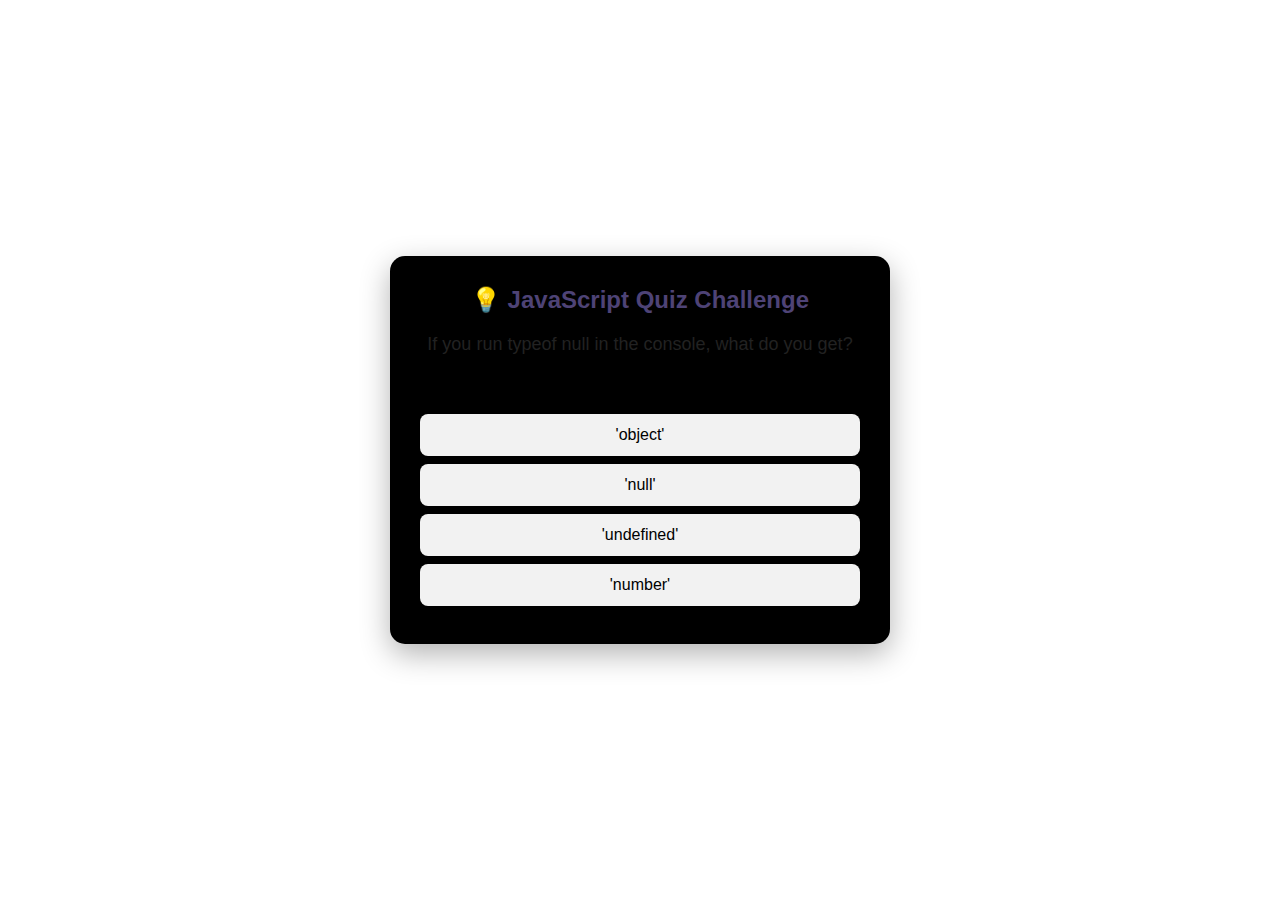
<file: index.html>
<!DOCTYPE html>
<html lang="en">
<head>
<meta charset="UTF-8" />
<meta name="viewport" content="width=device-width, initial-scale=1.0" />
<title>JavaScript Quiz App</title>
<style>
  * {
    margin: 0;
    padding: 0;
    box-sizing: border-box;
    font-family: "Poppins", sans-serif;
  }

  body {
    background: linear-gradient(135deg, #ffffff, #ffffff);
    min-height: 100vh;
    display: flex;
    align-items: center;
    justify-content: center;
    color: #ffffff;
  }

  .container {
    background: #000000;
    color: #222;
    width: 90%;
    max-width: 500px;
    padding: 30px;
    border-radius: 15px;
    box-shadow: 0 10px 30px rgba(0, 0, 0, 0.3);
    text-align: center;
    animation: fadeIn 1s ease-in-out;
  }

  @keyframes fadeIn {
    from {
      opacity: 0;
      transform: translateY(40px);
    }
    to {
      opacity: 1;
      transform: translateY(0);
    }
  }

  h1 {
    font-size: 24px;
    color: #4e4376;
    margin-bottom: 20px;
  }

  .question {
    font-size: 18px;
    color: #222;
    margin-bottom: 20px;
    min-height: 60px;
  }

  .options button {
    display: block;
    width: 100%;
    background: #f2f2f2;
    border: none;
    border-radius: 8px;
    margin: 8px 0;
    padding: 12px;
    font-size: 16px;
    cursor: pointer;
    transition: 0.3s;
  }

  .options button:hover {
    background: #4e4376;
    color: #fff;
    transform: scale(1.05);
  }

  .next-btn {
    background: #2b5876;
    color: #fff;
    padding: 12px 25px;
    border: none;
    border-radius: 8px;
    cursor: pointer;
    margin-top: 20px;
    font-size: 16px;
    display: none;
  }

  .next-btn:hover {
    background: #1e3c72;
  }

  .score-section {
    display: none;
  }

  .score-section h2 {
    font-size: 22px;
    margin-bottom: 15px;
  }

  .score {
    font-size: 20px;
    color: #2b5876;
    font-weight: bold;
  }

  .restart-btn {
    background: #4e4376;
    border: none;
    padding: 12px 20px;
    border-radius: 8px;
    color: white;
    cursor: pointer;
    font-size: 16px;
  }

  .restart-btn:hover {
    background: #2b5876;
  }
</style>
</head>
<body>

  <div class="container">
    <h1>💡 JavaScript Quiz Challenge</h1>
    <div class="quiz">
      <div class="question"></div>
      <div class="options"></div>
      <button class="next-btn">Next ➡</button>
    </div>
    <div class="score-section">
      <h2>🎉 Quiz Completed!</h2>
      <p class="score"></p>
      <button class="restart-btn">Restart 🔁</button>
    </div>
  </div>

<script>
const questions = [
  {
    question: "If you run typeof null in the console, what do you get?",
    options: ["'object'", "'null'", "'undefined'", "'number'"],
    answer: "'object'"
  },
  {
    question: "Inside an object method, what does the keyword this usually refer to?",
    options: [
      "The object that owns the method",
      "The global object",
      "The function itself",
      "It’s always undefined"
    ],
    answer: "The object that owns the method"
  },
  {
    question: "What’s a closure in JavaScript?",
    options: [
      "A function that remembers the variables from where it was created",
      "A function that runs automatically",
      "A method that closes a variable",
      "An object that holds private data"
    ],
    answer: "A function that remembers the variables from where it was created"
  },
  {
    question: "What happens when you check 0.1 + 0.2 === 0.3?",
    options: ["true", "false", "undefined", "It throws an error"],
    answer: "false"
  },
  {
    question: "You have this code:\n\nconst obj = { a: 1 };\nconst copy = obj;\ncopy.a = 5;\nconsole.log(obj.a);\n\nWhat’s logged?",
    options: ["1", "5", "undefined", "Error"],
    answer: "5"
  },
  {
    question: "What will typeof NaN return?",
    options: ["'NaN'", "'number'", "'undefined'", "'object'"],
    answer: "'number'"
  },
  {
    question: "Which of the following is true about JavaScript Promises?",
    options: [
      "A Promise can only be resolved or rejected once",
      "A Promise runs synchronously",
      "A Promise must always reject",
      "A Promise can resolve multiple times"
    ],
    answer: "A Promise can only be resolved or rejected once"
  },
  {
    question: "What is 'event bubbling' in the DOM?",
    options: [
      "When an event moves up from the target element to its parents",
      "When an event moves down from a parent to children",
      "A fancy name for async functions",
      "When an event is cancelled"
    ],
    answer: "When an event moves up from the target element to its parents"
  },
  {
    question: "What does this print?\n\nconsole.log([1, 2, 3] + [4, 5, 6]);",
    options: ["'1,2,34,5,6'", "'1,2,3,4,5,6'", "NaN", "An error"],
    answer: "'1,2,34,5,6'"
  },
  {
    question: "What does destructuring in JavaScript allow you to do?",
    options: [
      "Easily extract values from arrays or objects into variables",
      "Merge two arrays together",
      "Copy all object properties to another object",
      "Delete variables faster"
    ],
    answer: "Easily extract values from arrays or objects into variables"
  }
];

const questionElement = document.querySelector(".question");
const optionsContainer = document.querySelector(".options");
const nextBtn = document.querySelector(".next-btn");
const scoreSection = document.querySelector(".score-section");
const scoreText = document.querySelector(".score");
const restartBtn = document.querySelector(".restart-btn");

let currentQuestionIndex = 0;
let score = 0;

function startQuiz() {
  currentQuestionIndex = 0;
  score = 0;
  scoreSection.style.display = "none";
  document.querySelector(".quiz").style.display = "block";
  showQuestion();
}

function showQuestion() {
  const currentQuestion = questions[currentQuestionIndex];
  questionElement.textContent = currentQuestion.question;
  optionsContainer.innerHTML = "";

  currentQuestion.options.forEach(option => {
    const button = document.createElement("button");
    button.textContent = option;
    button.addEventListener("click", () => selectAnswer(button, currentQuestion.answer));
    optionsContainer.appendChild(button);
  });

  nextBtn.style.display = "none";
}

function selectAnswer(selectedBtn, correctAnswer) {
  const allButtons = document.querySelectorAll(".options button");
  allButtons.forEach(btn => {
    btn.disabled = true;
    if (btn.textContent === correctAnswer) {
      btn.style.backgroundColor = "#4CAF50";
      btn.style.color = "#fff";
    } else if (btn === selectedBtn) {
      btn.style.backgroundColor = "#ff4d4d";
      btn.style.color = "#fff";
    }
  });

  if (selectedBtn.textContent === correctAnswer) score++;
  nextBtn.style.display = "inline-block";
}

nextBtn.addEventListener("click", () => {
  currentQuestionIndex++;
  if (currentQuestionIndex < questions.length) {
    showQuestion();
  } else {
    showScore();
  }
});



restartBtn.addEventListener("click", startQuiz);

startQuiz();
</script>

</body>
</html>
</file>
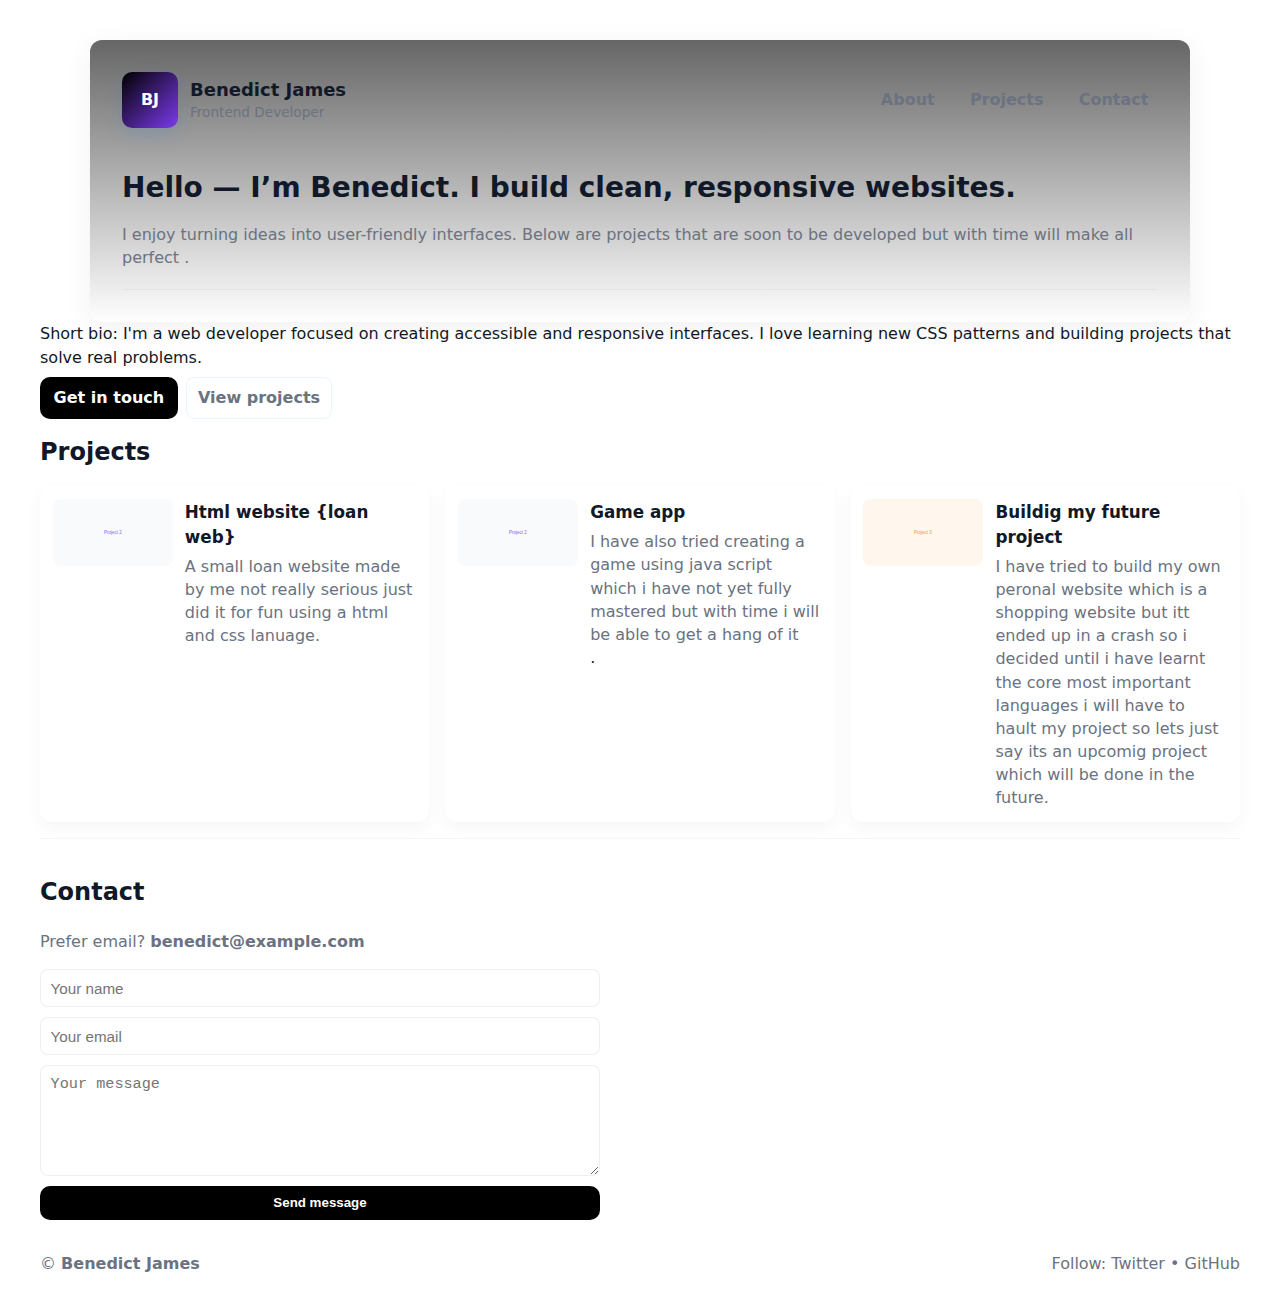
<file: mytask4.html>
<!doctype html>
<html lang="en">
<head>
  <meta charset="utf-8" />
<meta name="viewport" content="width=device-width, initial-scale=1" />
  <title>Responsive Personal Portfolio</title>
  <style>
    :root{
      --bg:#ffffff;
      --card:#ffffff;
      --accent: #000000;
      --muted:#6b7280;
      --radius:20px;
      --pad:1rem;
      font-family: Inter, ui-sans-serif, system-ui, -apple-system, "Segoe UI", Roboto, "Helvetica Neue", Arial;
    }
    *{box-sizing:border-box}
    html,body{height:100%}
    body{
      margin:0;
      background:var(--bg);
      color:#111827;
      -webkit-font-smoothing:antialiased;
      -moz-osx-font-smoothing:grayscale;
      line-height:1.45;
      padding:2rem 1rem;
    }

    /* CONTAINER */
    .site{
      max-width:1100px;
      margin:0 auto;
      background:linear-gradient(180deg, rgba(0, 0, 0, 0.6), rgba(255,255,255,0.9));
      padding:1.25rem;
      border-radius:12px;
      box-shadow:0 6px 30px rgba(0, 0, 0, 0.06);
    }

    /* HEADER / NAV */
    header{
      display:flex;
      align-items:center;
      justify-content:space-between;
      gap:1rem;
      margin-bottom:1.25rem;
    }
    .brand{
      display:flex;align-items:center;gap:.75rem;
    }
    .logo{
      width:48px;height:48px;border-radius:10px;background:linear-gradient(135deg,var(--accent),#7c3aed);display:flex;align-items:center;justify-content:center;color:white;font-weight:700;box-shadow:0 6px 18px rgba(11,116,255,0.12);
    }
    .site-title{font-size:1.125rem;font-weight:700}
    nav{
      display:flex;align-items:center;gap:1rem;
    }
    nav a{ text-decoration:none;color:var(--muted); font-weight:600; padding:.45rem .6rem; border-radius:8px; }
    nav a:hover{color:var(--accent); background:rgba(255, 255, 255, 0.06)}

    /* Hamburger for small screens */
    .hamburger{display:none;background:none;border:0;padding:.35rem;cursor:pointer}
    .hamburger .bar{display:block;width:22px;height:2px;background:var(--muted);margin:4px 0;border-radius:2px}

    /* HERO / ABOUT */
    .hero{display:flex;flex-direction:column;gap:1rem;padding:1rem 0;border-bottom:1px solid rgba(15,23,42,0.04);}
    .hero-inner{display:flex;flex-direction:column;gap:.9rem}
    .hero h1{margin:0;font-size:1.5rem}
    .hero p{margin:0;color:var(--muted)}
    .about{
      display:flex;flex-direction:row;gap:1rem;align-items:center;margin-top:.6rem;
    }
    .about .photo{flex:0 0 96px;border-radius:10px;overflow:hidden;background:linear-gradient(135deg,#e6eefc,#fff);}
    .about img{display:block;width:100%;height:100%;object-fit:cover}

    /* PROJECTS */
    .projects{padding:1rem 0}
    .projects h2{margin:0 0 1rem 0}
    .project-grid{display:flex;flex-direction:column;gap:1rem}
    .card{
      background:var(--card);
      border-radius:12px;
      padding:0.8rem;
      box-shadow:0 6px 18px rgba(2,6,23,0.04);
      display:flex;gap:0.75rem;align-items:flex-start;
      transition:transform .22s ease, box-shadow .22s ease;
    }
    .card:hover{transform:translateY(-6px);box-shadow:0 12px 36px rgba(2,6,23,0.08)}
    .card .thumb{flex:0 0 120px;border-radius:8px;overflow:hidden}
    .card .thumb img{display:block;width:100%;height:100%;object-fit:cover}
    .card .meta{flex:1}
    .card h3{margin:.1rem 0 .35rem 0;font-size:1.05rem}
    .card p{margin:0;color:var(--muted)}

    /* CONTACT */
    .contact{padding:1rem 0;border-top:1px solid rgba(15,23,42,0.04);}
    .contact form{display:flex;flex-direction:column;gap:.6rem;max-width:560px}
    .contact input,.contact textarea{padding:.6rem;border-radius:8px;border:1px solid rgba(15,23,42,0.07);font-size:.95rem}
    .btn{display:inline-block;padding:.6rem .85rem;border-radius:10px;background:var(--accent);color:white;text-decoration:none;border:0;cursor:pointer;font-weight:700}

    footer{padding:1rem 0;color:var(--muted);display:flex;justify-content:space-between;align-items:center;gap:1rem}

    /* RESPONSIVE RULES */
    @media(min-width:640px){
      body{padding:2.5rem}
      .hero{padding:1.25rem 0}
      .hero h1{font-size:1.75rem}
    }
    @media(min-width:780px){
      .hamburger{display:none}
      nav{display:flex}
      .about{gap:1.25rem}
      .project-grid{flex-direction:row}
      .project-grid .card{flex:1}
    }
    @media(max-width:779px){
      /* small screens: show hamburger, hide nav links until open */
      .hamburger{display:block}
      nav{position:fixed;right:1rem;top:68px;background:rgba(255,255,255,0.98);box-shadow:0 10px 40px rgba(2,6,23,0.08);border-radius:12px;padding:.6rem;display:none;flex-direction:column}
      nav.open{display:flex}
      nav a{padding:.6rem 1rem}
      .site{padding:1rem}
      .card{flex-direction:column}
      .card .thumb{width:100%;height:160px}
      .about{flex-direction:row;align-items:center}
    }

    /* larger screens */
    @media(min-width:1024px){
      .site{padding:2rem}
      .logo{width:56px;height:56px}
    }

    /* Utility */
    .muted{color:var(--muted)}
    .flex{display:flex;gap:.5rem;align-items:center}
  </style>
</head>
<body>
  <div class="site">
    <header>
      <div class="brand">
        <div class="logo">BJ</div>
        <div>
          <div class="site-title">Benedict James</div>
          <div class="muted" style="font-size:.85rem">Frontend Developer</div>
        </div>
      </div>

      <button class="hamburger" aria-label="Toggle menu" aria-expanded="false" id="hambtn">
        <span class="bar"></span>
        <span class="bar"></span>
        <span class="bar"></span>
      </button>

      <nav id="mainnav" aria-label="Main navigation">
        <a href="#about">About</a>
        <a href="#project">Projects</a>
        <a href="#contact">Contact</a>
      </nav>
    </header>

    <main>
      <section class="hero" id="about">
        <div class="hero-inner">
          <h1>Hello — I’m Benedict. I build clean, responsive websites.</h1>
          <p class="muted">I enjoy turning ideas into user-friendly interfaces. Below are projects that are soon to be developed but with time will make all perfect .</p>
        </div>

        
          </div>
          <div>
            <p style="margin:0 0 .5rem 0;">Short bio: I'm a web developer focused on creating accessible and responsive interfaces. I love learning new CSS patterns and building projects that solve real problems.</p>
            <div class="flex">
              <a class="btn" href="#contact">Get in touch</a>
              <a href="#projects" style="text-decoration:none;padding:.5rem .7rem;border-radius:8px;background:transparent;border:1px solid rgba(11,116,255,0.08);font-weight:700;color:var(--muted)">View projects</a>
            </div>
          </div>
        </div>
      </section>

      <section class="projects" id="projects">
        <h2>Projects</h2>
        <div class="project-grid">

          <article class="card">
            <div class="thumb">
              <img src="data:image/svg+xml;utf8,<svg xmlns='http://www.w3.org/2000/svg' width='640' height='360'><rect width='100%25' height='100%25' fill='%23f8fafc'/><text x='50%25' y='50%25' dominant-baseline='middle' text-anchor='middle' font-family='Arial' font-size='24' fill='%238b5cf6'>Project 2</text></svg>" alt="Project 1 ">
            </div>
            <div class="meta">
              <h3>Html website {loan web} </h3>
              <p class="muted"> A small loan website made by me not really serious just did it for fun using a html and css lanuage.</p> 
            </div>
          </article>

          <article class="card">
            <div class="thumb">
              <img src="data:image/svg+xml;utf8,<svg xmlns='http://www.w3.org/2000/svg' width='640' height='360'><rect width='100%25' height='100%25' fill='%23f8fafc'/><text x='50%25' y='50%25' dominant-baseline='middle' text-anchor='middle' font-family='Arial' font-size='24' fill='%238b5cf6'>Project 2</text></svg>" alt="Project 2 ">
            </div>
            <div class="meta">
              <h3>Game app </h3>
              <p class="muted"> I have also tried creating a game using java script which i have not yet fully mastered but with time i will be able to get a hang of it </p>.
            </div>
          </article>

          <article class="card">
            <div class="thumb">
              <img src="data:image/svg+xml;utf8,<svg xmlns='http://www.w3.org/2000/svg' width='640' height='360'><rect width='100%25' height='100%25' fill='%23fff7ed'/><text x='50%25' y='50%25' dominant-baseline='middle' text-anchor='middle' font-family='Arial' font-size='24' fill='%23fb923c'>Project 3</text></svg>" alt="Project 3 screenshot">
            </div>
            <div class="meta">
              <h3>Buildig my future project</h3>
              <p class="muted">I have tried to build my own peronal website which is a shopping website but itt ended up in a crash so i decided until i have learnt the core most important languages i will have to hault my project so lets just say its an upcomig project which will be done in the future.</p>
            </div>
          </article>

        </div>
      </section>

      <section class="contact" id="contact">
        <h2>Contact</h2>
        <p class="muted">Prefer email? <strong>benedict@example.com</strong></p>

        <form onsubmit="event.preventDefault(); alert('This form demo does not send email. Replace with your backend or an email service.');">
          <input type="text" name="name" placeholder="Your name" required>
          <input type="email" name="email" placeholder="Your email" required>
          <textarea name="message" placeholder="Your message" rows="5" required></textarea>
          <button class="btn" type="submit">Send message</button>
        </form>
      </section>
    </main>

    <footer>
      <div>© <strong>Benedict James</strong></div>
      <div class="muted">Follow: <a href="#" style="text-decoration:none;color:var(--muted);">Twitter</a> • <a href="#" style="text-decoration:none;color:var(--muted);">GitHub</a></div>
    </footer>
  </div>

  <script>
    // Simple hamburger toggle for small screens
    const btn = document.getElementById('hambtn');
    const nav = document.getElementById('mainnav');
    btn.addEventListener('click', ()=>{
      const isOpen = nav.classList.toggle('open');
      btn.setAttribute('aria-expanded', isOpen);
    });

    // Close nav when clicking a link (mobile)
    nav.querySelectorAll('a').forEach(a=> a.addEventListener('click', ()=>{
      nav.classList.remove('open');
      btn.setAttribute('aria-expanded', false);
    }));
  </script>
</body>
</html>
</file>
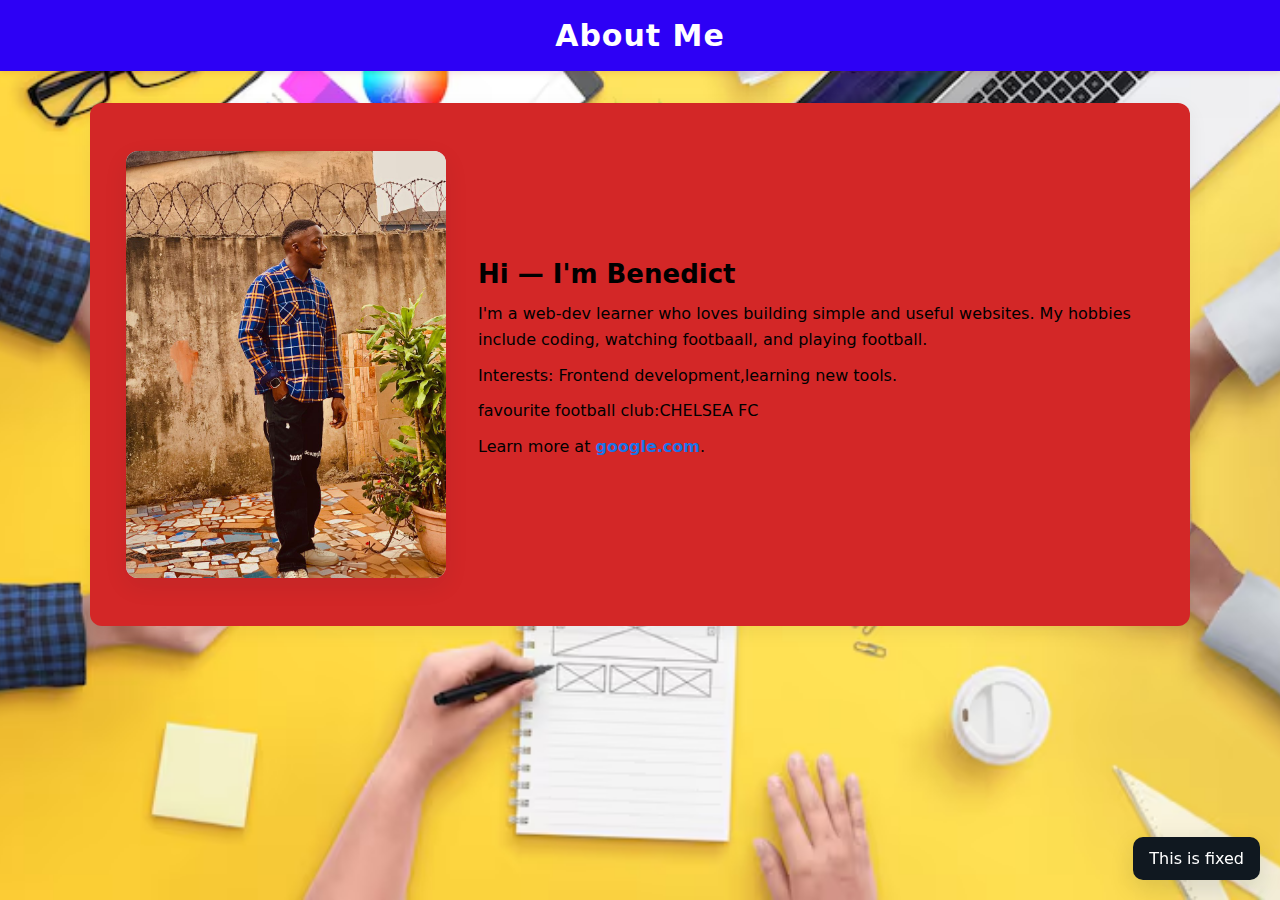
<file: task3.html>
<!DOCTYPE html>
<html lang="en">
<head>
<meta charset="utf-8" />
<meta name="viewport" content="width=device-width, initial-scale=1" />
<title>About Me — Week 3 Task</title>
<link rel="stylesheet" href="task3.css" />
</head>
<body>
<!-- Navbar -->
<header class="navbar">
<h1>About Me</h1>
</header>


<!-- Hero section -->
<main class="hero">
<img src="mypic.jpg" alt="My profile" class="hero__image" />


<div class="hero__text">
<h2>Hi — I'm Benedict</h2>
<p>
I'm a web-dev learner who loves building simple and useful websites. My hobbies
include coding, watching footbaall, and playing football.
</p>
<p>
Interests: Frontend development,learning new tools.
</p>
<p>
favourite football club:CHELSEA FC
</p>
<p>
Learn more at <a href="https://www.google.com" target="_blank" rel="noopener noreferrer">google.com</a>.
</p>
</div>
</main>


<!-- Fixed box -->
<div class="fixed-box">This is fixed</div>


</body>
</html>
</file>
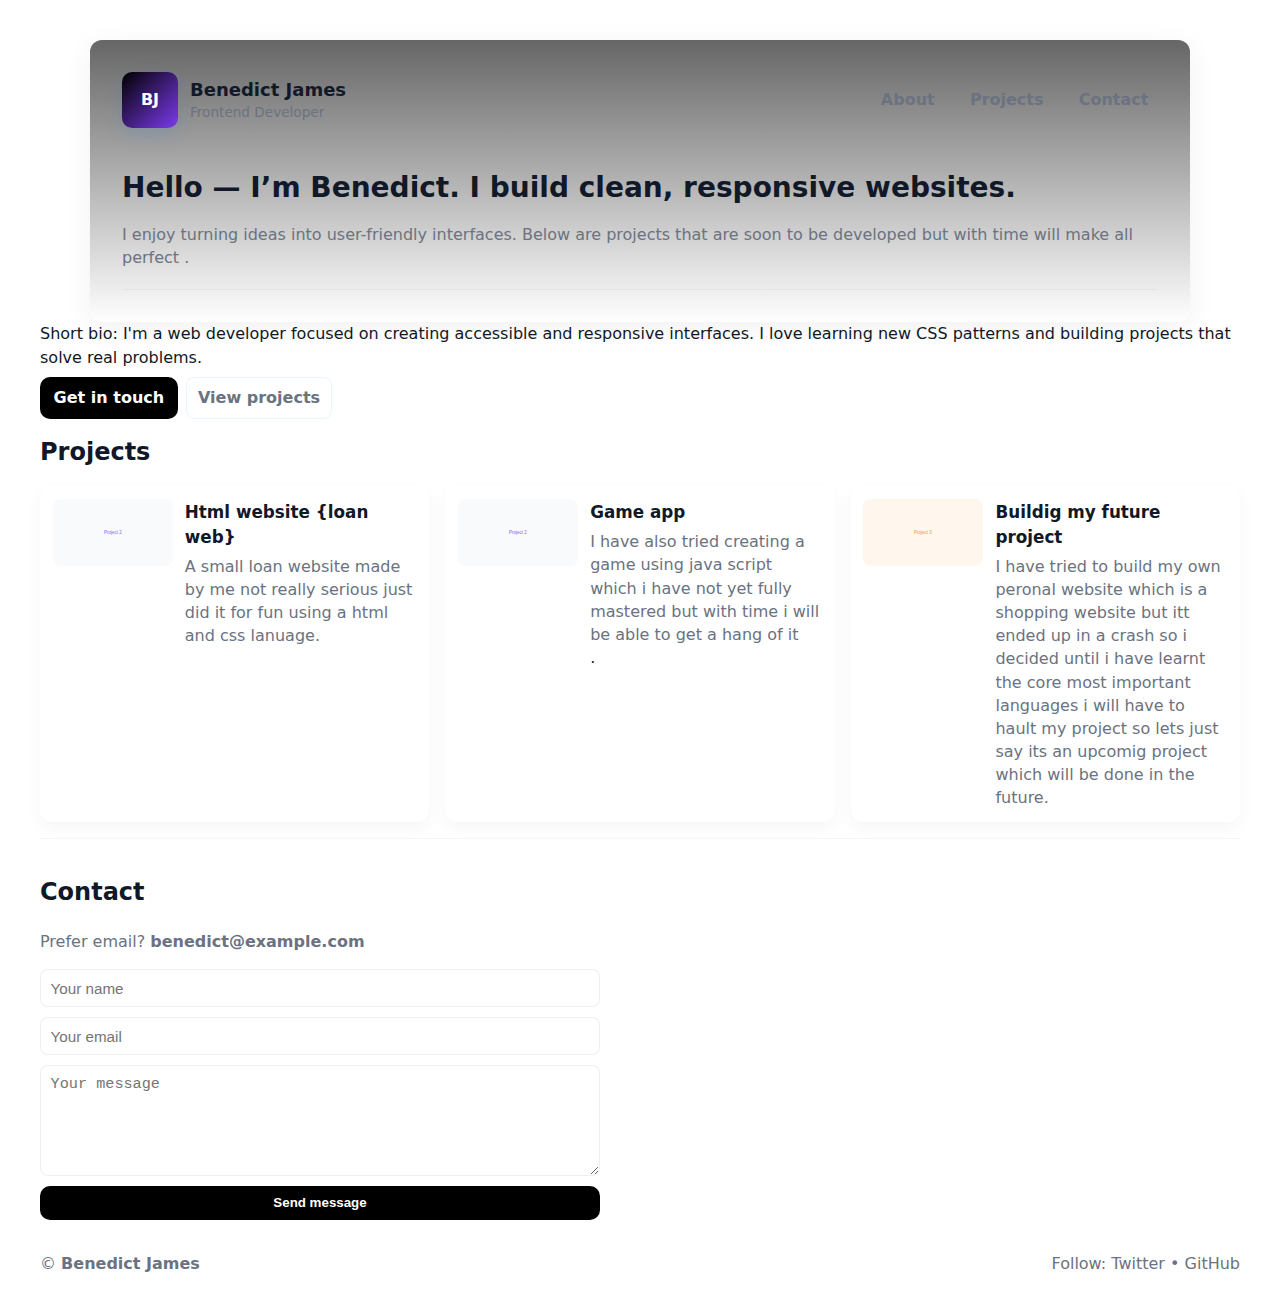
<file: task4/task4.html>
<!doctype html>
<html lang="en">
<head>
  <meta charset="utf-8" />
<meta name="viewport" content="width=device-width, initial-scale=1" />
  <title>Responsive Personal Portfolio</title>
  <style>
    :root{
      --bg:#ffffff;
      --card:#ffffff;
      --accent: #000000;
      --muted:#6b7280;
      --radius:20px;
      --pad:1rem;
      font-family: Inter, ui-sans-serif, system-ui, -apple-system, "Segoe UI", Roboto, "Helvetica Neue", Arial;
    }
    *{box-sizing:border-box}
    html,body{height:100%}
    body{
      margin:0;
      background:var(--bg);
      color:#111827;
      -webkit-font-smoothing:antialiased;
      -moz-osx-font-smoothing:grayscale;
      line-height:1.45;
      padding:2rem 1rem;
    }

    /* CONTAINER */
    .site{
      max-width:1100px;
      margin:0 auto;
      background:linear-gradient(180deg, rgba(0, 0, 0, 0.6), rgba(255,255,255,0.9));
      padding:1.25rem;
      border-radius:12px;
      box-shadow:0 6px 30px rgba(0, 0, 0, 0.06);
    }

    /* HEADER / NAV */
    header{
      display:flex;
      align-items:center;
      justify-content:space-between;
      gap:1rem;
      margin-bottom:1.25rem;
    }
    .brand{
      display:flex;align-items:center;gap:.75rem;
    }
    .logo{
      width:48px;height:48px;border-radius:10px;background:linear-gradient(135deg,var(--accent),#7c3aed);display:flex;align-items:center;justify-content:center;color:white;font-weight:700;box-shadow:0 6px 18px rgba(11,116,255,0.12);
    }
    .site-title{font-size:1.125rem;font-weight:700}
    nav{
      display:flex;align-items:center;gap:1rem;
    }
    nav a{ text-decoration:none;color:var(--muted); font-weight:600; padding:.45rem .6rem; border-radius:8px; }
    nav a:hover{color:var(--accent); background:rgba(255, 255, 255, 0.06)}

    /* Hamburger for small screens */
    .hamburger{display:none;background:none;border:0;padding:.35rem;cursor:pointer}
    .hamburger .bar{display:block;width:22px;height:2px;background:var(--muted);margin:4px 0;border-radius:2px}

    /* HERO / ABOUT */
    .hero{display:flex;flex-direction:column;gap:1rem;padding:1rem 0;border-bottom:1px solid rgba(15,23,42,0.04);}
    .hero-inner{display:flex;flex-direction:column;gap:.9rem}
    .hero h1{margin:0;font-size:1.5rem}
    .hero p{margin:0;color:var(--muted)}
    .about{
      display:flex;flex-direction:row;gap:1rem;align-items:center;margin-top:.6rem;
    }
    .about .photo{flex:0 0 96px;border-radius:10px;overflow:hidden;background:linear-gradient(135deg,#e6eefc,#fff);}
    .about img{display:block;width:100%;height:100%;object-fit:cover}

    /* PROJECTS */
    .projects{padding:1rem 0}
    .projects h2{margin:0 0 1rem 0}
    .project-grid{display:flex;flex-direction:column;gap:1rem}
    .card{
      background:var(--card);
      border-radius:12px;
      padding:0.8rem;
      box-shadow:0 6px 18px rgba(2,6,23,0.04);
      display:flex;gap:0.75rem;align-items:flex-start;
      transition:transform .22s ease, box-shadow .22s ease;
    }
    .card:hover{transform:translateY(-6px);box-shadow:0 12px 36px rgba(2,6,23,0.08)}
    .card .thumb{flex:0 0 120px;border-radius:8px;overflow:hidden}
    .card .thumb img{display:block;width:100%;height:100%;object-fit:cover}
    .card .meta{flex:1}
    .card h3{margin:.1rem 0 .35rem 0;font-size:1.05rem}
    .card p{margin:0;color:var(--muted)}

    /* CONTACT */
    .contact{padding:1rem 0;border-top:1px solid rgba(15,23,42,0.04);}
    .contact form{display:flex;flex-direction:column;gap:.6rem;max-width:560px}
    .contact input,.contact textarea{padding:.6rem;border-radius:8px;border:1px solid rgba(15,23,42,0.07);font-size:.95rem}
    .btn{display:inline-block;padding:.6rem .85rem;border-radius:10px;background:var(--accent);color:white;text-decoration:none;border:0;cursor:pointer;font-weight:700}

    footer{padding:1rem 0;color:var(--muted);display:flex;justify-content:space-between;align-items:center;gap:1rem}

    /* RESPONSIVE RULES */
    @media(min-width:640px){
      body{padding:2.5rem}
      .hero{padding:1.25rem 0}
      .hero h1{font-size:1.75rem}
    }
    @media(min-width:780px){
      .hamburger{display:none}
      nav{display:flex}
      .about{gap:1.25rem}
      .project-grid{flex-direction:row}
      .project-grid .card{flex:1}
    }
    @media(max-width:779px){
      /* small screens: show hamburger, hide nav links until open */
      .hamburger{display:block}
      nav{position:fixed;right:1rem;top:68px;background:rgba(255,255,255,0.98);box-shadow:0 10px 40px rgba(2,6,23,0.08);border-radius:12px;padding:.6rem;display:none;flex-direction:column}
      nav.open{display:flex}
      nav a{padding:.6rem 1rem}
      .site{padding:1rem}
      .card{flex-direction:column}
      .card .thumb{width:100%;height:160px}
      .about{flex-direction:row;align-items:center}
    }

    /* larger screens */
    @media(min-width:1024px){
      .site{padding:2rem}
      .logo{width:56px;height:56px}
    }

    /* Utility */
    .muted{color:var(--muted)}
    .flex{display:flex;gap:.5rem;align-items:center}
  </style>
</head>
<body>
  <div class="site">
    <header>
      <div class="brand">
        <div class="logo">BJ</div>
        <div>
          <div class="site-title">Benedict James</div>
          <div class="muted" style="font-size:.85rem">Frontend Developer</div>
        </div>
      </div>

      <button class="hamburger" aria-label="Toggle menu" aria-expanded="false" id="hambtn">
        <span class="bar"></span>
        <span class="bar"></span>
        <span class="bar"></span>
      </button>

      <nav id="mainnav" aria-label="Main navigation">
        <a href="#about">About</a>
        <a href="#projects">Projects</a>
        <a href="#contact">Contact</a>
      </nav>
    </header>

    <main>
      <section class="hero" id="about">
        <div class="hero-inner">
          <h1>Hello — I’m Benedict. I build clean, responsive websites.</h1>
          <p class="muted">I enjoy turning ideas into user-friendly interfaces. Below are projects that are soon to be developed but with time will make all perfect .</p>
        </div>

        
          </div>
          <div>
            <p style="margin:0 0 .5rem 0;">Short bio: I'm a web developer focused on creating accessible and responsive interfaces. I love learning new CSS patterns and building projects that solve real problems.</p>
            <div class="flex">
              <a class="btn" href="#contact">Get in touch</a>
              <a href="#projects" style="text-decoration:none;padding:.5rem .7rem;border-radius:8px;background:transparent;border:1px solid rgba(11,116,255,0.08);font-weight:700;color:var(--muted)">View projects</a>
            </div>
          </div>
        </div>
      </section>

      <section class="projects" id="projects">
        <h2>Projects</h2>
        <div class="project-grid">

          <article class="card">
            <div class="thumb">
              <img src="data:image/svg+xml;utf8,<svg xmlns='http://www.w3.org/2000/svg' width='640' height='360'><rect width='100%25' height='100%25' fill='%23f8fafc'/><text x='50%25' y='50%25' dominant-baseline='middle' text-anchor='middle' font-family='Arial' font-size='24' fill='%238b5cf6'>Project 2</text></svg>" alt="Project 1 ">
            </div>
            <div class="meta">
              <h3>Html website {loan web} </h3>
              <p class="muted"> A small loan website made by me not really serious just did it for fun using a html and css lanuage.</p> 
            </div>
          </article>

          <article class="card">
            <div class="thumb">
              <img src="data:image/svg+xml;utf8,<svg xmlns='http://www.w3.org/2000/svg' width='640' height='360'><rect width='100%25' height='100%25' fill='%23f8fafc'/><text x='50%25' y='50%25' dominant-baseline='middle' text-anchor='middle' font-family='Arial' font-size='24' fill='%238b5cf6'>Project 2</text></svg>" alt="Project 2 ">
            </div>
            <div class="meta">
              <h3>Game app </h3>
              <p class="muted"> I have also tried creating a game using java script which i have not yet fully mastered but with time i will be able to get a hang of it </p>.
            </div>
          </article>

          <article class="card">
            <div class="thumb">
              <img src="data:image/svg+xml;utf8,<svg xmlns='http://www.w3.org/2000/svg' width='640' height='360'><rect width='100%25' height='100%25' fill='%23fff7ed'/><text x='50%25' y='50%25' dominant-baseline='middle' text-anchor='middle' font-family='Arial' font-size='24' fill='%23fb923c'>Project 3</text></svg>" alt="Project 3 screenshot">
            </div>
            <div class="meta">
              <h3>Buildig my future project</h3>
              <p class="muted">I have tried to build my own peronal website which is a shopping website but itt ended up in a crash so i decided until i have learnt the core most important languages i will have to hault my project so lets just say its an upcomig project which will be done in the future.</p>
            </div>
          </article>

        </div>
      </section>

      <section class="contact" id="contact">
        <h2>Contact</h2>
        <p class="muted">Prefer email? <strong>benedict@example.com</strong></p>

        <form onsubmit="event.preventDefault(); alert('This form demo does not send email. Replace with your backend or an email service.');">
          <input type="text" name="name" placeholder="Your name" required>
          <input type="email" name="email" placeholder="Your email" required>
          <textarea name="message" placeholder="Your message" rows="5" required></textarea>
          <button class="btn" type="submit">Send message</button>
        </form>
      </section>
    </main>

    <footer>
      <div>© <strong>Benedict James</strong></div>
      <div class="muted">Follow: <a href="#" style="text-decoration:none;color:var(--muted);">Twitter</a> • <a href="#" style="text-decoration:none;color:var(--muted);">GitHub</a></div>
    </footer>
  </div>

  <script>
    // Simple hamburger toggle for small screens
    const btn = document.getElementById('hambtn');
    const nav = document.getElementById('mainnav');
    btn.addEventListener('click', ()=>{
      const isOpen = nav.classList.toggle('open');
      btn.setAttribute('aria-expanded', isOpen);
    });

    // Close nav when clicking a link (mobile)
    nav.querySelectorAll('a').forEach(a=> a.addEventListener('click', ()=>{
      nav.classList.remove('open');
      btn.setAttribute('aria-expanded', false);
    }));
  </script>
</body>
</html>
</file>
<file: task3.css>
/* Reset default styles (requirement #1) */
* {
  box-sizing: border-box;
  margin: 0;
  padding: 0;
}

/* Make sure body fills viewport and there is no extra space */
html, body {
  height: 100%;
  font-family: system-ui, -apple-system, "Segoe UI", Roboto, "Helvetica Neue", Arial;
  color: #000000;

  /* Your background image */
  background-image: url('webdesign.jpg');
  background-size: cover;         /* makes it fill the screen */
  background-position: center;    /* centers the image */
  background-repeat: no-repeat;   /* prevents tiling */
}

/* Navbar (requirement #2) */
.navbar {
  position: sticky; /* stays at top while scrolling */
  top: 0;
  z-index: 1000;
  background-color: #2d00f5; /* change to any color you like */
  color: #ffffff;
  padding: 18px 12px;
  text-align: center; /* center the text horizontally */
  box-shadow: 0 2px 6px rgba(161, 0, 0, 0.12);
}

.navbar h1 {
  font-size: 30px;
  letter-spacing: 1px;
  margin: 0;
}

/* Hero section (requirement #3: flexbox layout) */
.hero {
  display: flex;
  align-items: center;
  gap: 32px;
  padding: 48px 36px;
  max-width: 1100px;
  margin: 32px auto;
  background: #d32727;
  border-radius: 12px;
  box-shadow: 0 6px 20px rgba(16,24,40,0.06);
}

/* Responsive: stack on small screens */
@media (max-width: 800px) {
  .hero {
    flex-direction: column;
    text-align: center;
  }
  .hero__image {
    margin-bottom: 20px;
  }
}

.hero__image {
  width: 40%;
  max-width: 320px;
  border-radius: 12px;
  object-fit: cover;
  box-shadow: 0 8px 24px rgba(16,24,40,0.08);
}

.hero__text {
  flex: 1; /* take remaining space */
}

.hero__text h2 {
  font-size: 26px;
  margin-bottom: 12px;
}

.hero__text p {
  line-height: 1.6;
  margin-bottom: 10px;
}

/* Link to google should change color on hover */
.hero__text a {
  color: #1a73e8;
  text-decoration: none;
  font-weight: 600;
}
.hero__text a:hover,
.hero__text a:focus {
  color: #000000; /* hover color: change to your preferred color */
  text-decoration: underline;
}

/* Fixed box bottom-right (requirement #4) */
.fixed-box {
  position: fixed; /* stays visible even when scrolling */
  right: 20px;
  bottom: 20px;
  background-color: #101820;
  color: #fff;
  padding: 12px 16px;
  border-radius: 10px;
  box-shadow: 0 8px 24px rgba(16,24,40,0.12);
}

/* Small tweak: make images accessible when file missing */
.hero__image[alt="My profile"] {
  background: linear-gradient(135deg,#e6eefc,#f3f7ff);
}
</file>
